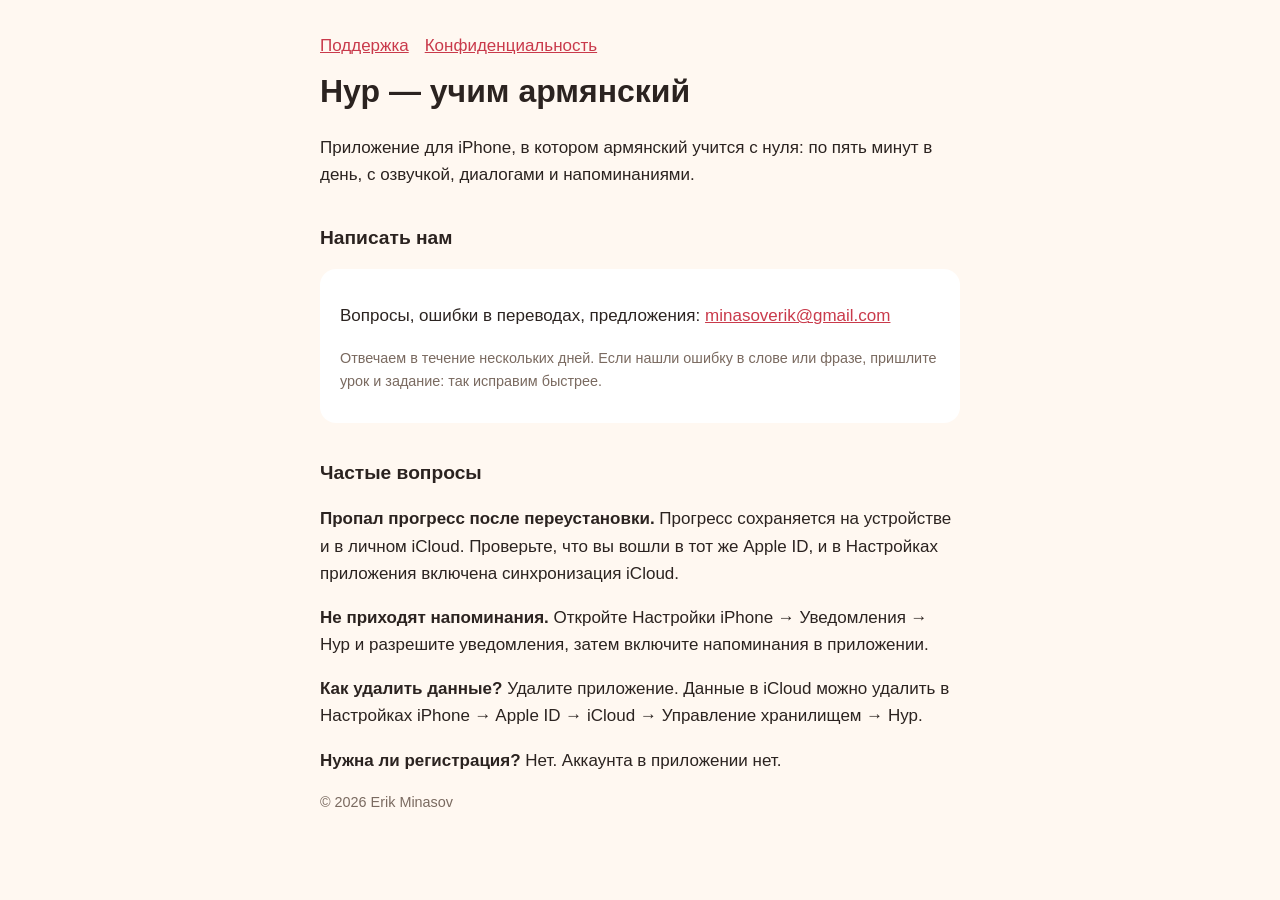
<file: index.html>
<!doctype html>
<html lang="ru">
<head>
<meta charset="utf-8">
<meta name="viewport" content="width=device-width,initial-scale=1">
<title>Нур — поддержка</title>
<link rel="stylesheet" href="style.css">
</head>
<body>
<main>
<nav><a href="./">Поддержка</a><a href="privacy.html">Конфиденциальность</a></nav>
<h1>Нур — учим армянский</h1>
<p>Приложение для iPhone, в котором армянский учится с нуля: по пять минут в день, с озвучкой, диалогами и напоминаниями.</p>

<h2>Написать нам</h2>
<div class="card">
  <p>Вопросы, ошибки в переводах, предложения: <a href="mailto:minasoverik@gmail.com">minasoverik@gmail.com</a></p>
  <p class="muted">Отвечаем в течение нескольких дней. Если нашли ошибку в слове или фразе, пришлите урок и задание: так исправим быстрее.</p>
</div>

<h2>Частые вопросы</h2>
<p><b>Пропал прогресс после переустановки.</b> Прогресс сохраняется на устройстве и в личном iCloud. Проверьте, что вы вошли в тот же Apple ID, и в Настройках приложения включена синхронизация iCloud.</p>
<p><b>Не приходят напоминания.</b> Откройте Настройки iPhone → Уведомления → Нур и разрешите уведомления, затем включите напоминания в приложении.</p>
<p><b>Как удалить данные?</b> Удалите приложение. Данные в iCloud можно удалить в Настройках iPhone → Apple ID → iCloud → Управление хранилищем → Нур.</p>
<p><b>Нужна ли регистрация?</b> Нет. Аккаунта в приложении нет.</p>

<p class="muted">© 2026 Erik Minasov</p>
</main>
</body>
</html>
</file>
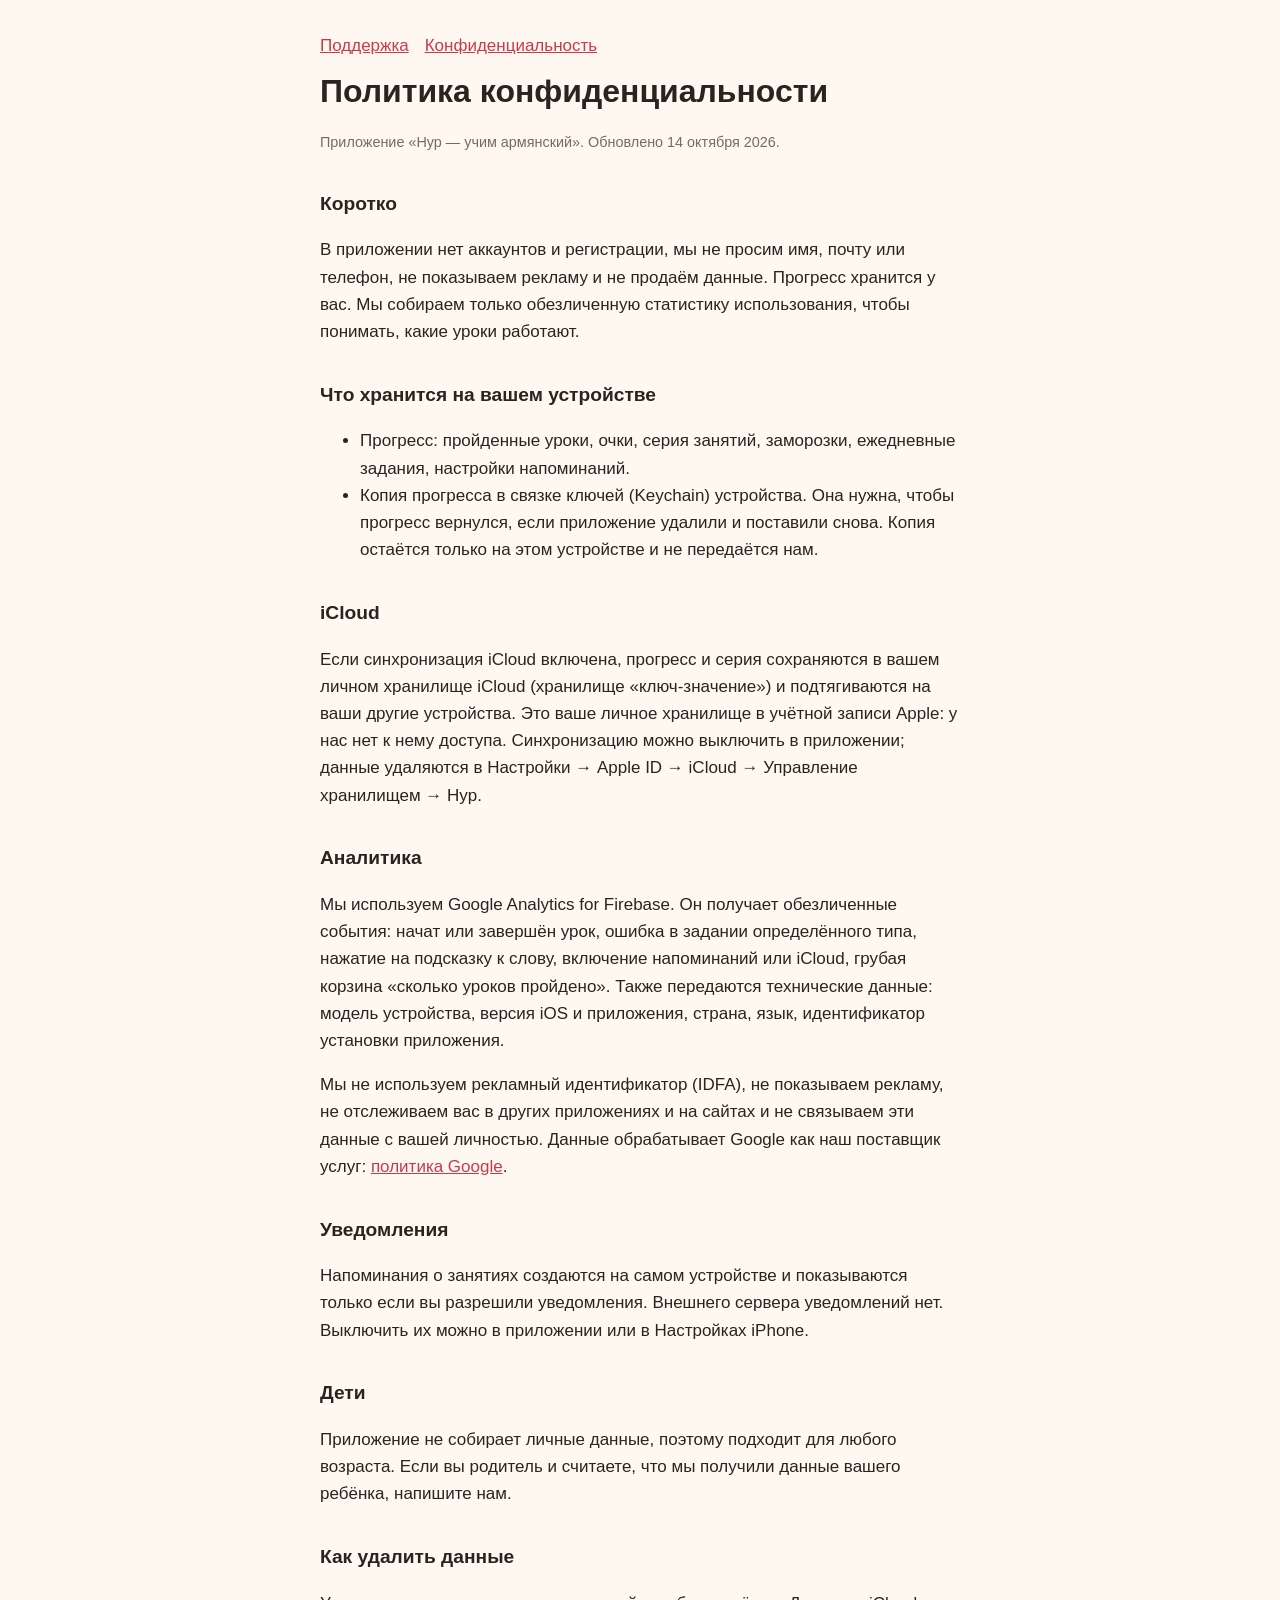
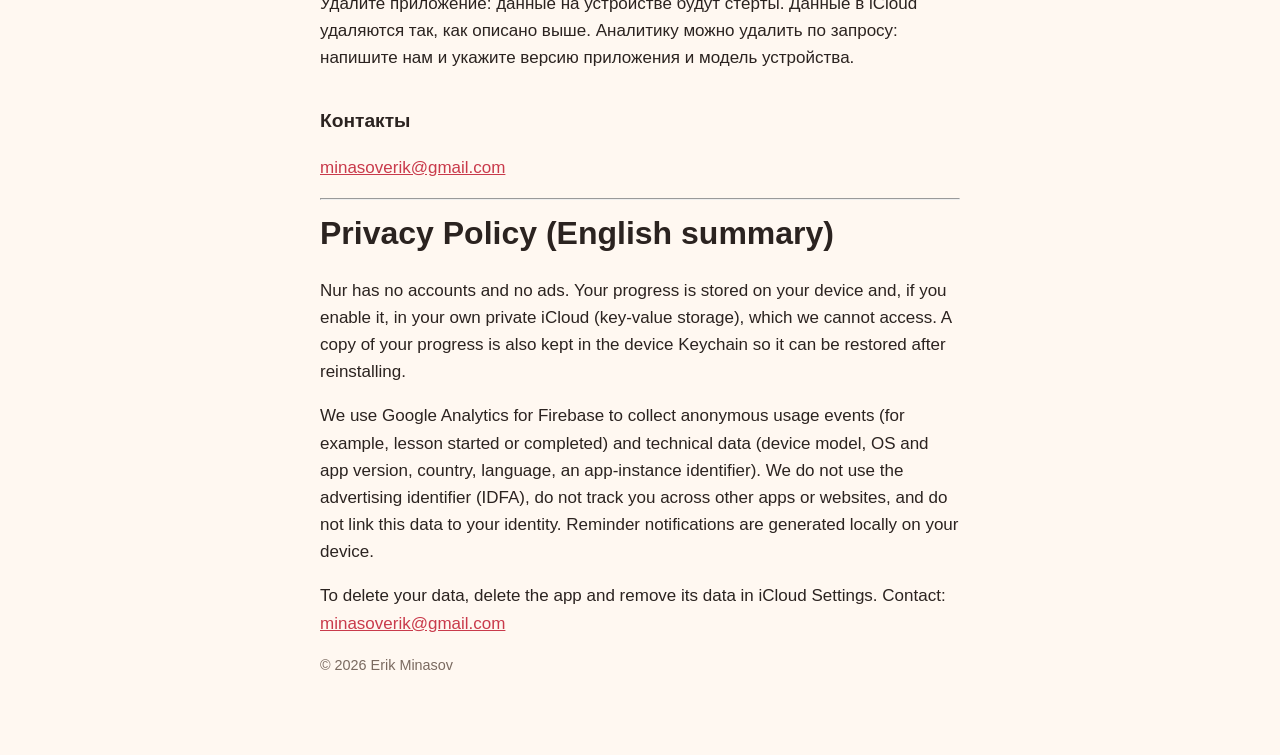
<file: privacy.html>
<!doctype html>
<html lang="ru">
<head>
<meta charset="utf-8">
<meta name="viewport" content="width=device-width,initial-scale=1">
<title>Нур — политика конфиденциальности</title>
<link rel="stylesheet" href="style.css">
</head>
<body>
<main>
<nav><a href="./">Поддержка</a><a href="privacy.html">Конфиденциальность</a></nav>
<h1>Политика конфиденциальности</h1>
<p class="muted">Приложение «Нур — учим армянский». Обновлено 14 октября 2026.</p>

<h2>Коротко</h2>
<p>В приложении нет аккаунтов и регистрации, мы не просим имя, почту или телефон, не показываем рекламу и не продаём данные. Прогресс хранится у вас. Мы собираем только обезличенную статистику использования, чтобы понимать, какие уроки работают.</p>

<h2>Что хранится на вашем устройстве</h2>
<ul>
<li>Прогресс: пройденные уроки, очки, серия занятий, заморозки, ежедневные задания, настройки напоминаний.</li>
<li>Копия прогресса в связке ключей (Keychain) устройства. Она нужна, чтобы прогресс вернулся, если приложение удалили и поставили снова. Копия остаётся только на этом устройстве и не передаётся нам.</li>
</ul>

<h2>iCloud</h2>
<p>Если синхронизация iCloud включена, прогресс и серия сохраняются в вашем личном хранилище iCloud (хранилище «ключ-значение») и подтягиваются на ваши другие устройства. Это ваше личное хранилище в учётной записи Apple: у нас нет к нему доступа. Синхронизацию можно выключить в приложении; данные удаляются в Настройки → Apple ID → iCloud → Управление хранилищем → Нур.</p>

<h2>Аналитика</h2>
<p>Мы используем Google Analytics for Firebase. Он получает обезличенные события: начат или завершён урок, ошибка в задании определённого типа, нажатие на подсказку к слову, включение напоминаний или iCloud, грубая корзина «сколько уроков пройдено». Также передаются технические данные: модель устройства, версия iOS и приложения, страна, язык, идентификатор установки приложения.</p>
<p>Мы не используем рекламный идентификатор (IDFA), не показываем рекламу, не отслеживаем вас в других приложениях и на сайтах и не связываем эти данные с вашей личностью. Данные обрабатывает Google как наш поставщик услуг: <a href="https://policies.google.com/privacy">политика Google</a>.</p>

<h2>Уведомления</h2>
<p>Напоминания о занятиях создаются на самом устройстве и показываются только если вы разрешили уведомления. Внешнего сервера уведомлений нет. Выключить их можно в приложении или в Настройках iPhone.</p>

<h2>Дети</h2>
<p>Приложение не собирает личные данные, поэтому подходит для любого возраста. Если вы родитель и считаете, что мы получили данные вашего ребёнка, напишите нам.</p>

<h2>Как удалить данные</h2>
<p>Удалите приложение: данные на устройстве будут стёрты. Данные в iCloud удаляются так, как описано выше. Аналитику можно удалить по запросу: напишите нам и укажите версию приложения и модель устройства.</p>

<h2>Контакты</h2>
<p><a href="mailto:minasoverik@gmail.com">minasoverik@gmail.com</a></p>

<hr>
<h1>Privacy Policy (English summary)</h1>
<p>Nur has no accounts and no ads. Your progress is stored on your device and, if you enable it, in your own private iCloud (key-value storage), which we cannot access. A copy of your progress is also kept in the device Keychain so it can be restored after reinstalling.</p>
<p>We use Google Analytics for Firebase to collect anonymous usage events (for example, lesson started or completed) and technical data (device model, OS and app version, country, language, an app-instance identifier). We do not use the advertising identifier (IDFA), do not track you across other apps or websites, and do not link this data to your identity. Reminder notifications are generated locally on your device.</p>
<p>To delete your data, delete the app and remove its data in iCloud Settings. Contact: <a href="mailto:minasoverik@gmail.com">minasoverik@gmail.com</a></p>

<p class="muted">© 2026 Erik Minasov</p>
</main>
</body>
</html>
</file>
<file: style.css>
:root{--bg:#fff8f1;--ink:#2b2320;--muted:#7a6a60;--accent:#c93a4b;--card:#fff}
@media (prefers-color-scheme:dark){:root{--bg:#1d1715;--ink:#f6ece6;--muted:#b3a299;--accent:#ff7a85;--card:#2a211e}}
*{box-sizing:border-box}
body{margin:0;background:var(--bg);color:var(--ink);font:17px/1.6 -apple-system,BlinkMacSystemFont,"Segoe UI",Roboto,sans-serif}
main{max-width:680px;margin:0 auto;padding:32px 20px 64px}
h1{font-size:2rem;margin:.2em 0 .4em}
h2{font-size:1.2rem;margin:1.8em 0 .4em}
p,li{color:var(--ink)}
.muted{color:var(--muted);font-size:.9rem}
a{color:var(--accent)}
.card{background:var(--card);border-radius:16px;padding:16px 20px;margin:16px 0}
nav a{margin-right:16px}
</file>
